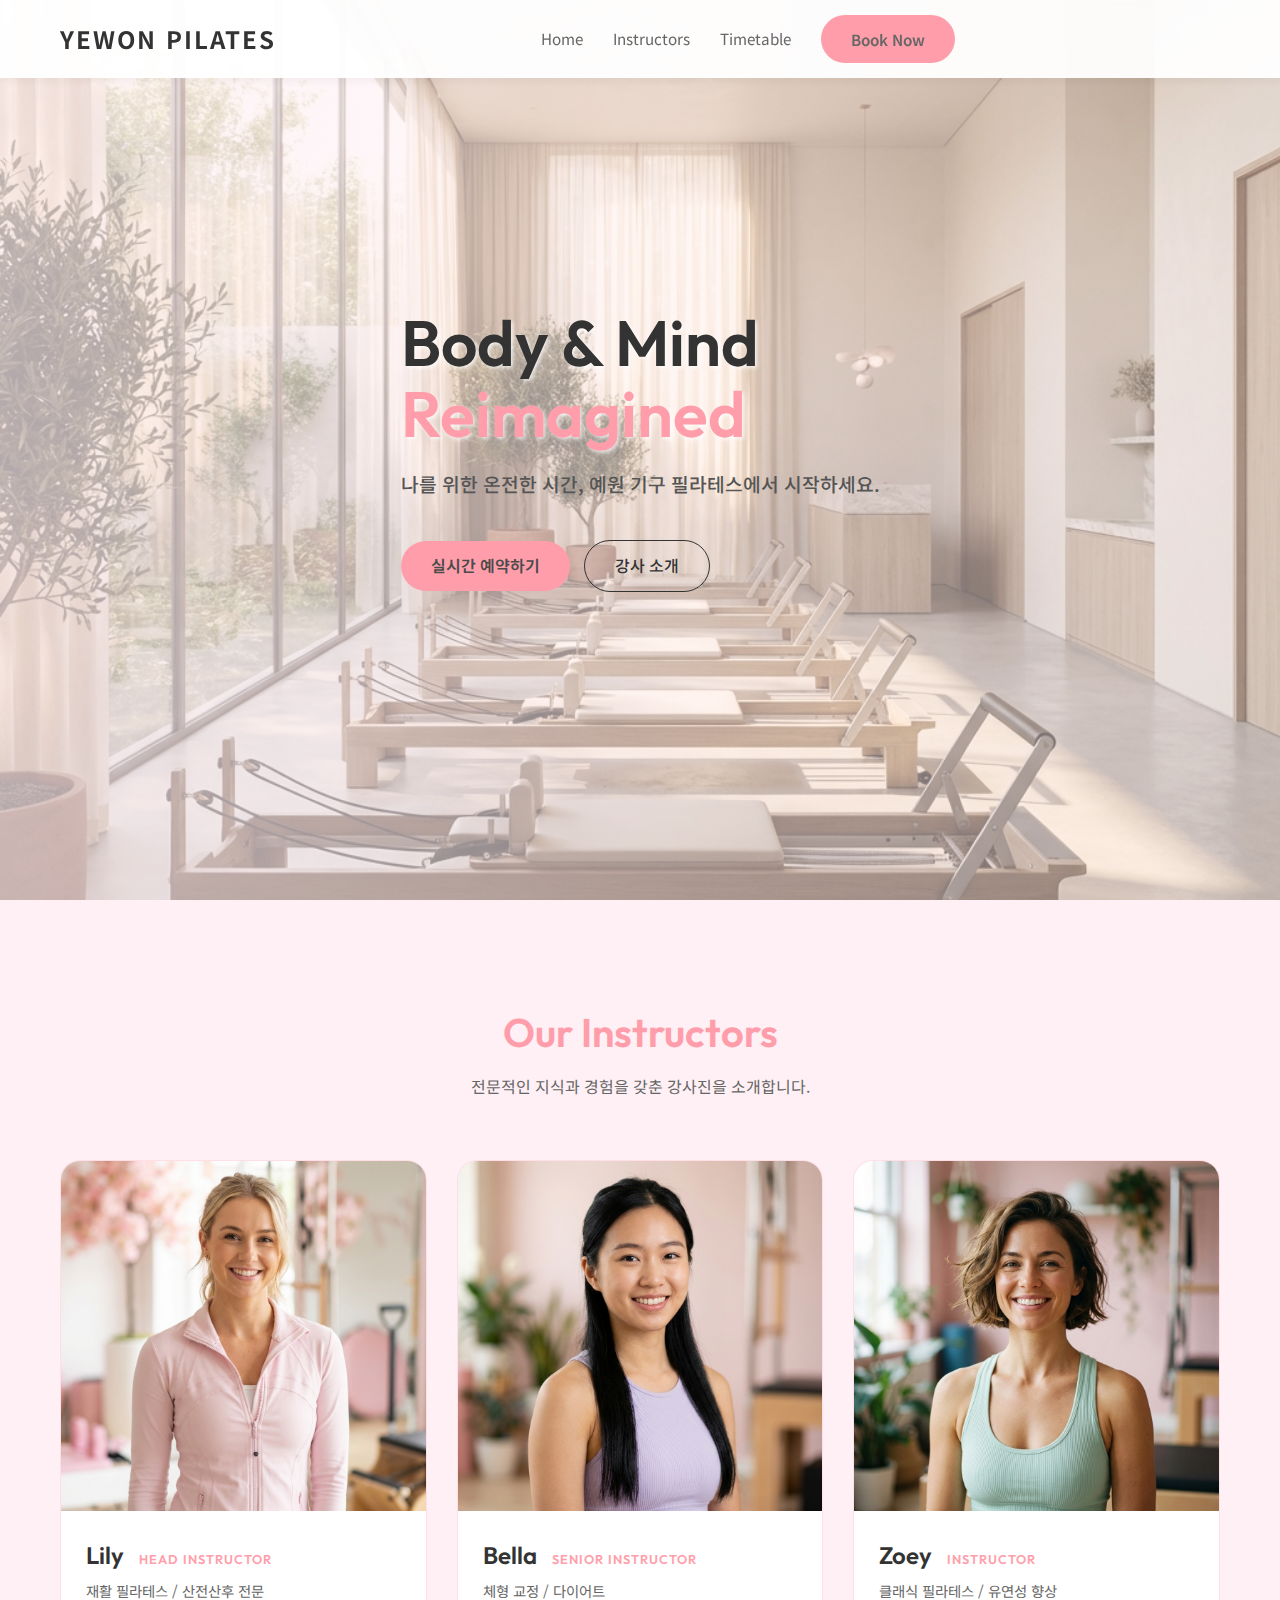
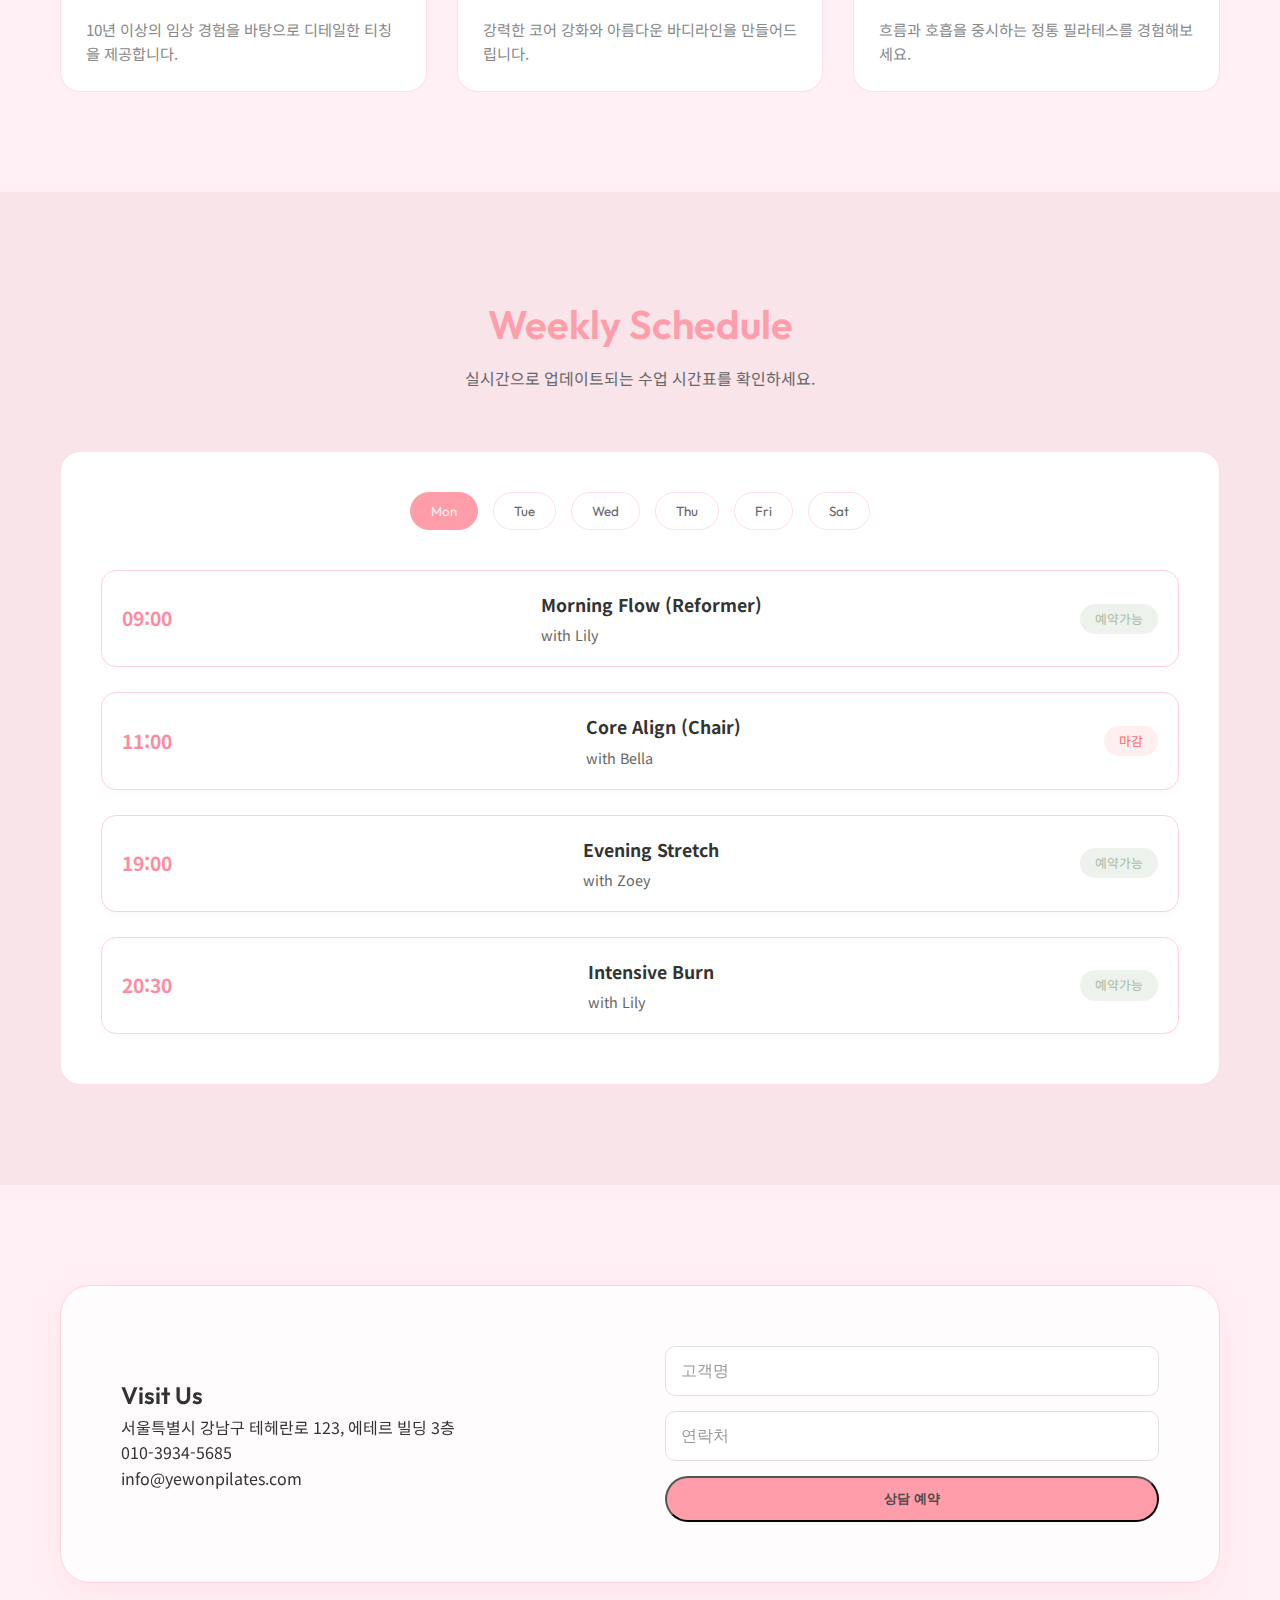
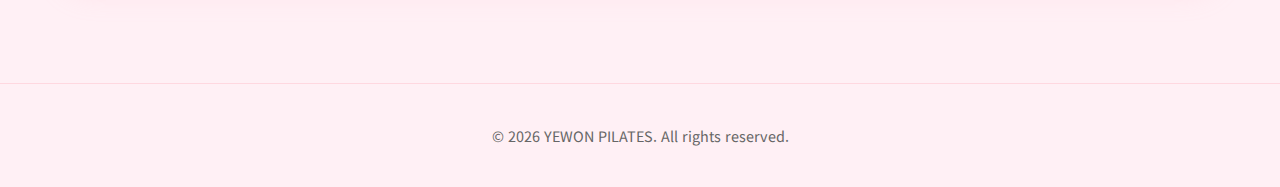
<file: index.html>
<!DOCTYPE html>
<html lang="ko">

<head>
    <meta charset="UTF-8">
    <meta name="viewport" content="width=device-width, initial-scale=1.0">
    <title>YEWON PILATES | Balance & Flow</title>
    <meta name="description" content="프리미엄 기구 필라테스, 실시간 시간표 및 전문 강사 프로필 확인.">

    <!-- Fonts -->
    <link rel="preconnect" href="https://fonts.googleapis.com">
    <link rel="preconnect" href="https://fonts.gstatic.com" crossorigin>
    <link
        href="https://fonts.googleapis.com/css2?family=Outfit:wght@300;400;500;600&family=Noto+Sans+KR:wght@300;400;500;700&display=swap"
        rel="stylesheet">

    <!-- CSS -->
    <link rel="stylesheet" href="style.css">
</head>

<body>

    <!-- Navigation -->
    <nav class="navbar">
        <div class="container nav-container">
            <a href="#" class="logo">YEWON PILATES</a>
            <ul class="nav-links">
                <li><a href="#home">Home</a></li>
                <li><a href="#instructors">Instructors</a></li>
                <li><a href="#timetable">Timetable</a></li>
                <li><a href="#contact" class="btn-primary">Book Now</a></li>
            </ul>
            <div class="hamburger">
                <span></span>
                <span></span>
                <span></span>
            </div>
        </div>
    </nav>

    <!-- Hero Section -->
    <header id="home" class="hero">
        <div class="hero-bg">
            <img src="assets/images/hero.png" alt="Pilates Studio Interior">
        </div>
        <div class="hero-overlay"></div>
        <div class="container hero-content">
            <h1>Body & Mind <br> <span class="highlight">Reimagined</span></h1>
            <p>나를 위한 온전한 시간, 예원 기구 필라테스에서 시작하세요.</p>
            <div class="hero-btns">
                <a href="#timetable" class="btn-primary">실시간 예약하기</a>
                <a href="#instructors" class="btn-outline">강사 소개</a>
            </div>
        </div>
    </header>

    <!-- Instructors Section -->
    <section id="instructors" class="section">
        <div class="container">
            <div class="section-header">
                <h2>Our Instructors</h2>
                <p>전문적인 지식과 경험을 갖춘 강사진을 소개합니다.</p>
            </div>

            <div class="instructor-grid">
                <!-- Instructor Cards (Dynamic or Static) -->
                <div class="instructor-card" data-aos="fade-up">
                    <div class="card-image">
                        <img src="assets/images/instructor_lily.png" alt="Lily" class="img-placeholder"
                            style="object-fit: cover;">
                    </div>
                    <div class="card-content">
                        <h3>Lily <span class="role">Head Instructor</span></h3>
                        <p class="specialty">재활 필라테스 / 산전산후 전문</p>
                        <p class="desc">10년 이상의 임상 경험을 바탕으로 디테일한 티칭을 제공합니다.</p>
                    </div>
                </div>

                <div class="instructor-card" data-aos="fade-up" data-aos-delay="100">
                    <div class="card-image">
                        <img src="assets/images/instructor_bella.png" alt="Bella" class="img-placeholder"
                            style="object-fit: cover;">
                    </div>
                    <div class="card-content">
                        <h3>Bella <span class="role">Senior Instructor</span></h3>
                        <p class="specialty">체형 교정 / 다이어트</p>
                        <p class="desc">강력한 코어 강화와 아름다운 바디라인을 만들어드립니다.</p>
                    </div>
                </div>

                <div class="instructor-card" data-aos="fade-up" data-aos-delay="200">
                    <div class="card-image">
                        <img src="assets/images/instructor_zoey.png" alt="Zoey" class="img-placeholder"
                            style="object-fit: cover;">
                    </div>
                    <div class="card-content">
                        <h3>Zoey <span class="role">Instructor</span></h3>
                        <p class="specialty">클래식 필라테스 / 유연성 향상</p>
                        <p class="desc">흐름과 호흡을 중시하는 정통 필라테스를 경험해보세요.</p>
                    </div>
                </div>
            </div>
        </div>
    </section>

    <!-- Timetable Section -->
    <section id="timetable" class="section dark-section">
        <div class="container">
            <div class="section-header">
                <h2>Weekly Schedule</h2>
                <p>실시간으로 업데이트되는 수업 시간표를 확인하세요.</p>
            </div>

            <div class="timetable-wrapper">
                <div class="timetable-controls">
                    <button class="day-btn active" data-day="Mon">Mon</button>
                    <button class="day-btn" data-day="Tue">Tue</button>
                    <button class="day-btn" data-day="Wed">Wed</button>
                    <button class="day-btn" data-day="Thu">Thu</button>
                    <button class="day-btn" data-day="Fri">Fri</button>
                    <button class="day-btn" data-day="Sat">Sat</button>
                </div>

                <div id="schedule-display" class="schedule-grid">
                    <!-- JS will inject schedule here -->
                </div>
            </div>
        </div>
    </section>

    <!-- Contact Section -->
    <section id="contact" class="section">
        <div class="container">
            <div class="contact-box glass-panel">
                <div class="contact-info">
                    <h2>Visit Us</h2>
                    <p>서울특별시 강남구 테헤란로 123, 에테르 빌딩 3층</p>
                    <p>010-3934-5685</p>
                    <p>info@yewonpilates.com</p>
                </div>
                <div class="contact-form-wrapper">
                    <form class="contact-form">
                        <input type="text" placeholder="고객명" required>
                        <input type="tel" placeholder="연락처" required>
                        <button type="submit" class="btn-primary full-width">상담 예약</button>
                    </form>
                </div>
            </div>
        </div>
    </section>

    <footer>
        <div class="container">
            <p>&copy; 2026 YEWON PILATES. All rights reserved.</p>
        </div>
    </footer>

    <!-- Reservation Modal -->
    <div id="reservation-modal" class="modal">
        <div class="modal-content glass-panel">
            <span class="close-btn">&times;</span>
            <h2>상담 예약</h2>
            <p>빠른 상담을 위해 연락처를 남겨주세요.</p>
            <form id="modal-form" class="contact-form">
                <input type="text" placeholder="고객명" required>
                <input type="tel" placeholder="연락처" required>
                <input type="hidden" id="modal-class-name">
                <button type="submit" class="btn-primary full-width">예약 신청</button>
            </form>
        </div>
    </div>

    <script src="script.js"></script>
</body>

</html>
</file>
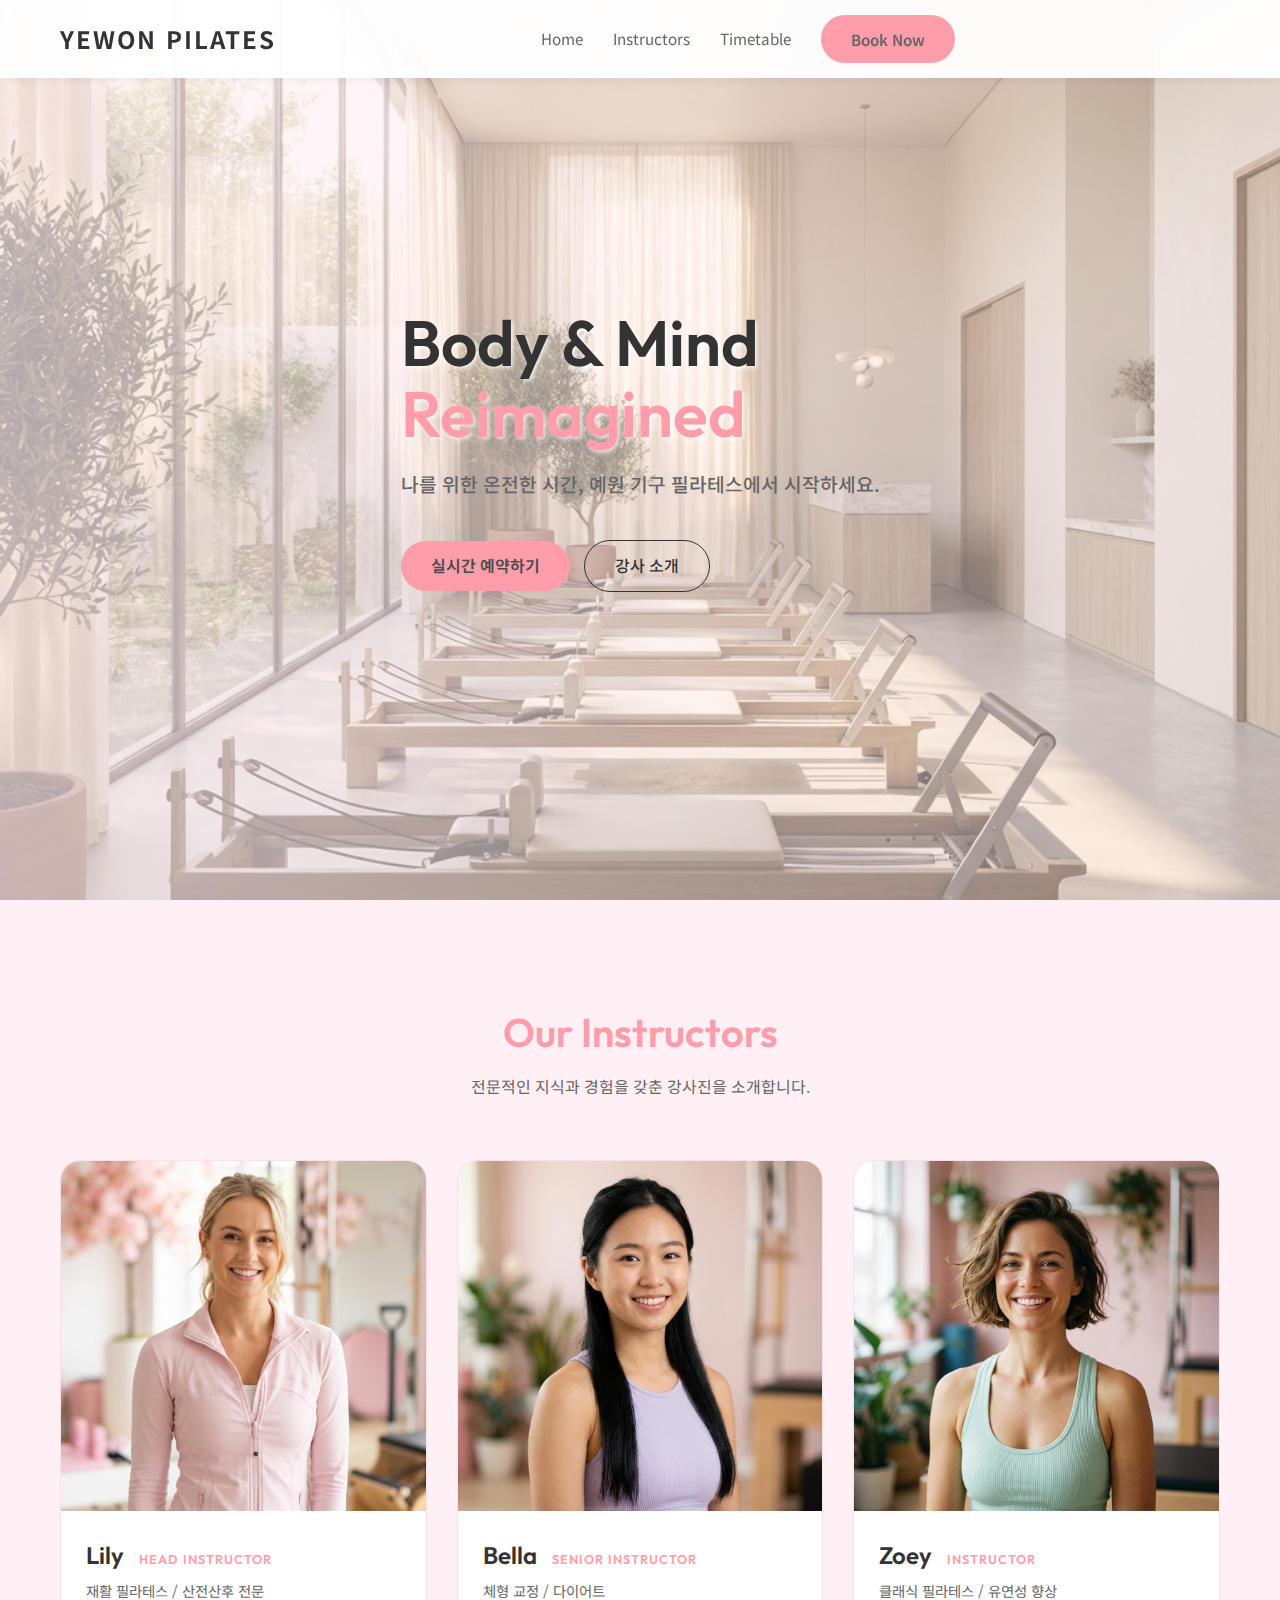
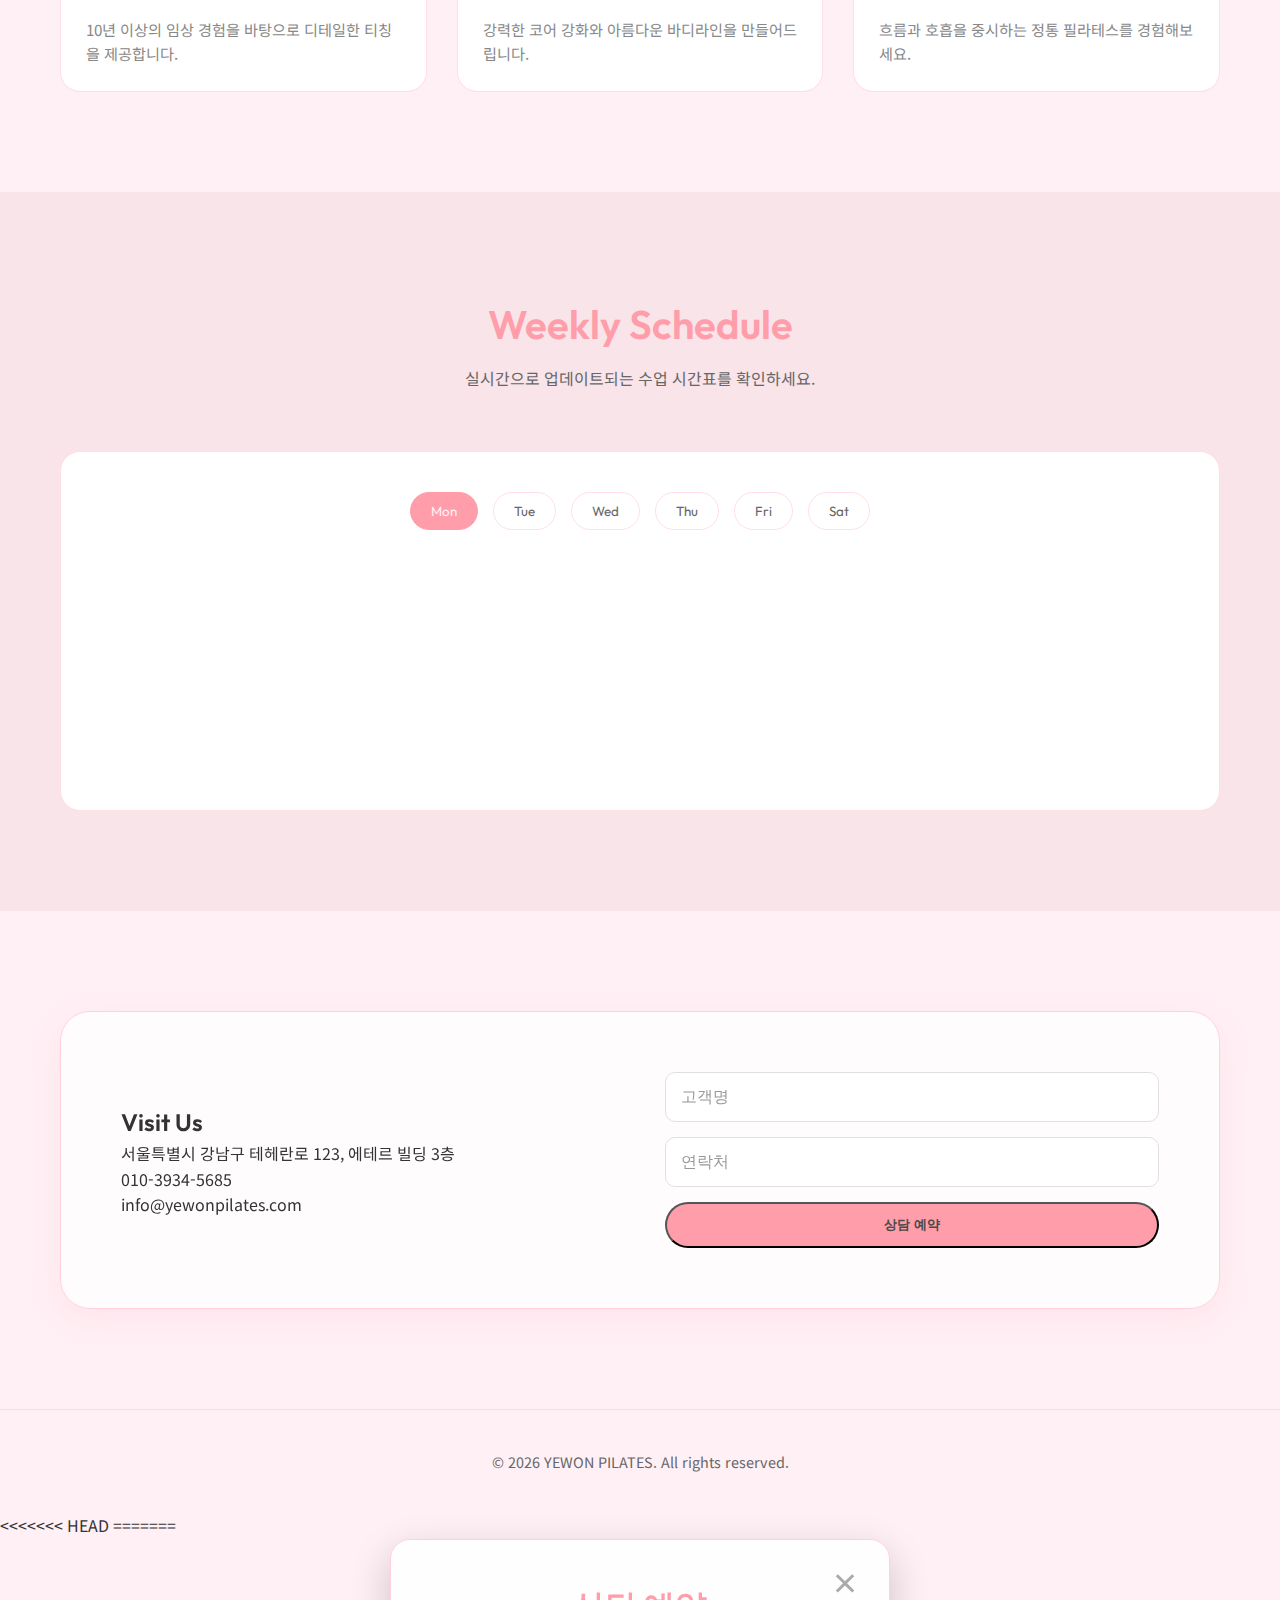
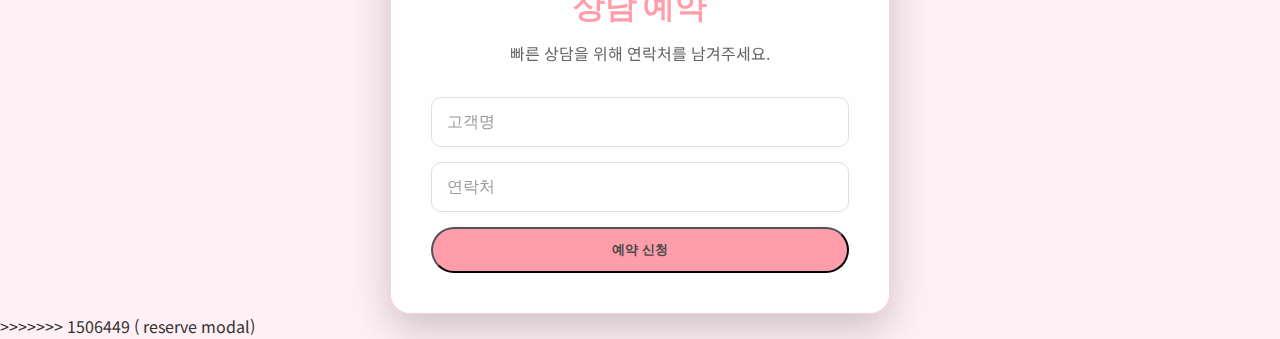
<file: pilates/index.html>
<!DOCTYPE html>
<html lang="ko">

<head>
    <meta charset="UTF-8">
    <meta name="viewport" content="width=device-width, initial-scale=1.0">
    <title>YEWON PILATES | Balance & Flow</title>
    <meta name="description" content="프리미엄 기구 필라테스, 실시간 시간표 및 전문 강사 프로필 확인.">

    <!-- Fonts -->
    <link rel="preconnect" href="https://fonts.googleapis.com">
    <link rel="preconnect" href="https://fonts.gstatic.com" crossorigin>
    <link
        href="https://fonts.googleapis.com/css2?family=Outfit:wght@300;400;500;600&family=Noto+Sans+KR:wght@300;400;500;700&display=swap"
        rel="stylesheet">

    <!-- CSS -->
    <link rel="stylesheet" href="style.css">
</head>

<body>

    <!-- Navigation -->
    <nav class="navbar">
        <div class="container nav-container">
            <a href="#" class="logo">YEWON PILATES</a>
            <ul class="nav-links">
                <li><a href="#home">Home</a></li>
                <li><a href="#instructors">Instructors</a></li>
                <li><a href="#timetable">Timetable</a></li>
                <li><a href="#contact" class="btn-primary">Book Now</a></li>
            </ul>
            <div class="hamburger">
                <span></span>
                <span></span>
                <span></span>
            </div>
        </div>
    </nav>

    <!-- Hero Section -->
    <header id="home" class="hero">
        <div class="hero-bg">
            <img src="assets/images/hero.png" alt="Pilates Studio Interior">
        </div>
        <div class="hero-overlay"></div>
        <div class="container hero-content">
            <h1>Body & Mind <br> <span class="highlight">Reimagined</span></h1>
            <p>나를 위한 온전한 시간, 예원 기구 필라테스에서 시작하세요.</p>
            <div class="hero-btns">
                <a href="#timetable" class="btn-primary">실시간 예약하기</a>
                <a href="#instructors" class="btn-outline">강사 소개</a>
            </div>
        </div>
    </header>

    <!-- Instructors Section -->
    <section id="instructors" class="section">
        <div class="container">
            <div class="section-header">
                <h2>Our Instructors</h2>
                <p>전문적인 지식과 경험을 갖춘 강사진을 소개합니다.</p>
            </div>

            <div class="instructor-grid">
                <!-- Instructor Cards (Dynamic or Static) -->
                <div class="instructor-card" data-aos="fade-up">
                    <div class="card-image">
                        <img src="assets/images/instructor_lily.png" alt="Lily" class="img-placeholder"
                            style="object-fit: cover;">
                    </div>
                    <div class="card-content">
                        <h3>Lily <span class="role">Head Instructor</span></h3>
                        <p class="specialty">재활 필라테스 / 산전산후 전문</p>
                        <p class="desc">10년 이상의 임상 경험을 바탕으로 디테일한 티칭을 제공합니다.</p>
                    </div>
                </div>

                <div class="instructor-card" data-aos="fade-up" data-aos-delay="100">
                    <div class="card-image">
                        <img src="assets/images/instructor_bella.png" alt="Bella" class="img-placeholder"
                            style="object-fit: cover;">
                    </div>
                    <div class="card-content">
                        <h3>Bella <span class="role">Senior Instructor</span></h3>
                        <p class="specialty">체형 교정 / 다이어트</p>
                        <p class="desc">강력한 코어 강화와 아름다운 바디라인을 만들어드립니다.</p>
                    </div>
                </div>

                <div class="instructor-card" data-aos="fade-up" data-aos-delay="200">
                    <div class="card-image">
                        <img src="assets/images/instructor_zoey.png" alt="Zoey" class="img-placeholder"
                            style="object-fit: cover;">
                    </div>
                    <div class="card-content">
                        <h3>Zoey <span class="role">Instructor</span></h3>
                        <p class="specialty">클래식 필라테스 / 유연성 향상</p>
                        <p class="desc">흐름과 호흡을 중시하는 정통 필라테스를 경험해보세요.</p>
                    </div>
                </div>
            </div>
        </div>
    </section>

    <!-- Timetable Section -->
    <section id="timetable" class="section dark-section">
        <div class="container">
            <div class="section-header">
                <h2>Weekly Schedule</h2>
                <p>실시간으로 업데이트되는 수업 시간표를 확인하세요.</p>
            </div>

            <div class="timetable-wrapper">
                <div class="timetable-controls">
                    <button class="day-btn active" data-day="Mon">Mon</button>
                    <button class="day-btn" data-day="Tue">Tue</button>
                    <button class="day-btn" data-day="Wed">Wed</button>
                    <button class="day-btn" data-day="Thu">Thu</button>
                    <button class="day-btn" data-day="Fri">Fri</button>
                    <button class="day-btn" data-day="Sat">Sat</button>
                </div>

                <div id="schedule-display" class="schedule-grid">
                    <!-- JS will inject schedule here -->
                </div>
            </div>
        </div>
    </section>

    <!-- Contact Section -->
    <section id="contact" class="section">
        <div class="container">
            <div class="contact-box glass-panel">
                <div class="contact-info">
                    <h2>Visit Us</h2>
                    <p>서울특별시 강남구 테헤란로 123, 에테르 빌딩 3층</p>
                    <p>010-3934-5685</p>
                    <p>info@yewonpilates.com</p>
                </div>
                <div class="contact-form-wrapper">
                    <form class="contact-form">
                        <input type="text" placeholder="고객명" required>
                        <input type="tel" placeholder="연락처" required>
                        <button type="submit" class="btn-primary full-width">상담 예약</button>
                    </form>
                </div>
            </div>
        </div>
    </section>

    <footer>
        <div class="container">
            <p>&copy; 2026 YEWON PILATES. All rights reserved.</p>
        </div>
    </footer>

<<<<<<< HEAD
=======
    <!-- Reservation Modal -->
    <div id="reservation-modal" class="modal">
        <div class="modal-content glass-panel">
            <span class="close-btn">&times;</span>
            <h2>상담 예약</h2>
            <p>빠른 상담을 위해 연락처를 남겨주세요.</p>
            <form id="modal-form" class="contact-form">
                <input type="text" placeholder="고객명" required>
                <input type="tel" placeholder="연락처" required>
                <input type="hidden" id="modal-class-name">
                <button type="submit" class="btn-primary full-width">예약 신청</button>
            </form>
        </div>
    </div>

>>>>>>> 1506449 ( reserve modal)
    <script src="script.js"></script>
</body>

</html>
</file>
<file: style.css>
/* CSS Variables */
:root {
    --bg-dark: #FFF0F5;
    /* Lavender Blush - Light Pink Background */
    --bg-card: #FFFFFF;
    --primary: #FF9EAA;
    /* Soft Pink */
    --secondary: #E6E6FA;
    /* Lavender */
    --accent: #FFFACD;
    /* Lemon Chiffon */
    --text-main: #333333;
    /* Darker Grey for better contrast */
    --text-muted: #666666;
    --glass-bg: rgba(255, 255, 255, 0.6);
    --glass-border: rgba(255, 192, 203, 0.5);
    --font-heading: 'Outfit', sans-serif;
    --font-body: 'Noto Sans KR', sans-serif;
    --transition: 0.3s cubic-bezier(0.4, 0, 0.2, 1);
}

/* Reset & Base */
* {
    margin: 0;
    padding: 0;
    box-sizing: border-box;
}

body {
    font-family: var(--font-body);
    background-color: var(--bg-dark);
    color: var(--text-main);
    line-height: 1.6;
    overflow-x: hidden;
}

a {
    text-decoration: none;
    color: inherit;
    transition: var(--transition);
}

ul {
    list-style: none;
}

/* Typography */
h1,
h2,
h3 {
    font-family: var(--font-heading);
    font-weight: 600;
}

.highlight {
    color: var(--primary);
}

/* Utilities */
.container {
    max-width: 1200px;
    margin: 0 auto;
    padding: 0 20px;
}

.btn-primary {
    background-color: var(--primary);
    color: #4A4A4A;
    /* Dark Grey text on Pink button */
    padding: 12px 30px;
    border-radius: 50px;
    font-weight: 600;
    display: inline-block;
    transition: all 0.3s ease;
}

.btn-primary:hover {
    background-color: #FFB6C1;
    /* Lighter Pink hover */
    transform: translateY(-2px);
    box-shadow: 0 5px 15px rgba(255, 158, 170, 0.4);
}

.btn-outline {
    border: 1px solid var(--text-main);
    color: var(--text-main);
    padding: 12px 30px;
    border-radius: 50px;
    font-weight: 500;
    display: inline-block;
    margin-left: 10px;
}

.btn-outline:hover {
    background-color: var(--text-main);
    color: var(--bg-dark);
    transform: translateY(-2px);
}

/* Navigation */
.navbar {
    position: fixed;
    top: 0;
    width: 100%;
    z-index: 1000;
    background: rgba(255, 255, 255, 0.95);
    /* Solid white/pink for high contrast */
    padding: 15px 0;
    transition: all 0.3s ease;
    box-shadow: 0 2px 10px rgba(0, 0, 0, 0.05);
}

.navbar.scrolled {
    background: rgba(255, 255, 255, 0.98);
    box-shadow: 0 5px 20px rgba(0, 0, 0, 0.1);
    padding: 10px 0;
}

.nav-container {
    display: flex;
    justify-content: space-between;
    align-items: center;
}

.logo {
    font-size: 1.5rem;
    font-weight: 700;
    letter-spacing: 2px;
}

.nav-links {
    display: flex;
    gap: 30px;
    align-items: center;
}

.nav-links a {
    font-size: 0.95rem;
    color: var(--text-muted);
}

.nav-links a:hover,
.nav-links a.active {
    color: var(--primary);
}

/* Hero Section */
.hero {
    position: relative;
    height: 100vh;
    display: flex;
    align-items: center;
    overflow: hidden;
}

.hero-bg img {
    position: absolute;
    top: 0;
    left: 0;
    width: 100%;
    height: 100%;
    object-fit: cover;
    z-index: -2;
}

.hero-overlay {
    position: absolute;
    top: 0;
    left: 0;
    width: 100%;
    height: 100%;
    background: linear-gradient(to right, rgba(255, 240, 245, 0.7), rgba(255, 240, 245, 0.4));
    z-index: -1;
}

/* Ensure Hero Text is Legible */
.hero-content h1 {
    color: #333;
    text-shadow: 2px 2px 4px rgba(255, 255, 255, 0.8);
    /* White halo for readability */
    font-size: 4rem;
    line-height: 1.1;
    margin-bottom: 20px;
}

.hero-content p {
    color: #555;
    font-weight: 500;
    font-size: 1.2rem;
    margin-bottom: 40px;
}

.hero-content {
    max-width: 600px;
}

/* Sections */
.section {
    padding: 100px 0;
}

.section-header {
    text-align: center;
    margin-bottom: 60px;
}

.section-header h2 {
    font-size: 2.5rem;
    margin-bottom: 10px;
    color: var(--primary);
}

.section-header p {
    color: var(--text-muted);
}

/* Instructor Cards */
.instructor-grid {
    display: grid;
    grid-template-columns: repeat(auto-fit, minmax(300px, 1fr));
    gap: 30px;
}

.instructor-card {
    background: var(--bg-card);
    border-radius: 20px;
    overflow: hidden;
    transition: var(--transition);
    border: 1px solid var(--glass-border);
}

.instructor-card:hover {
    transform: translateY(-10px);
    box-shadow: 0 20px 40px rgba(0, 0, 0, 0.4);
    border-color: var(--primary);
}

.card-image {
    height: 350px;
    width: 100%;
    background-color: #333;
}

.img-placeholder {
    width: 100%;
    height: 100%;
}

.card-content {
    padding: 25px;
}

.card-content h3 {
    font-size: 1.5rem;
    margin-bottom: 5px;
}

.role {
    font-size: 0.8rem;
    color: var(--primary);
    text-transform: uppercase;
    letter-spacing: 1px;
    margin-left: 10px;
}

.specialty {
    color: var(--text-muted);
    font-size: 0.9rem;
    margin-bottom: 15px;
}

.desc {
    font-size: 0.95rem;
    color: #888;
}

/* Timetable */
.dark-section {
    background-color: #F8E4E9;
    /* Soft Pinkish dark section */
}

.timetable-wrapper {
    background: var(--bg-card);
    border-radius: 20px;
    padding: 40px;
    border: 1px solid var(--glass-border);
}

.timetable-controls {
    display: flex;
    justify-content: center;
    gap: 15px;
    margin-bottom: 40px;
    flex-wrap: wrap;
}

.day-btn {
    background: transparent;
    border: 1px solid var(--glass-border);
    color: var(--text-muted);
    padding: 10px 20px;
    border-radius: 30px;
    cursor: pointer;
    transition: var(--transition);
    font-family: var(--font-heading);
}

.day-btn.active,
.day-btn:hover {
    background: var(--primary);
    color: var(--bg-dark);
    border-color: var(--primary);
}

.schedule-grid {
    display: flex;
    flex-direction: column;
    gap: 15px;
    opacity: 1;
    transition: opacity 0.3s ease-in-out;
    min-height: 200px;
    /* Prevent layout collapse */
}

.class-item {
    display: flex;
    justify-content: space-between;
    align-items: center;
    padding: 20px;
    background: #FFFFFF;
    border-radius: 15px;
    transition: var(--transition);
    border: 1px solid #FFD1DC;
    /* Distinct Pink Border */
    box-shadow: 0 4px 6px rgba(0, 0, 0, 0.02);
    /* Subtle Shadow */
    margin-bottom: 10px;
}

.class-item:hover {
    transform: translateY(-2px);
    box-shadow: 0 8px 15px rgba(255, 158, 170, 0.15);
    border-color: var(--primary);
    background: #FFFBFD;
}

.class-time {
    font-weight: 700;
    font-size: 1.2rem;
    width: 100px;
    color: #FF8BA0;
    /* Deep Pink for time */
}

.class-info h4 {
    font-size: 1.1rem;
    margin-bottom: 4px;
}

.class-info p {
    font-size: 0.9rem;
    color: var(--text-muted);
}

.class-status {
    padding: 5px 15px;
    border-radius: 20px;
    font-size: 0.8rem;
    background: rgba(255, 255, 255, 0.1);
}

.status-open {
    background: rgba(168, 188, 161, 0.2);
    color: #A8BCA1;
    cursor: pointer;
    transition: all 0.2s;
}

.status-open:hover {
    transform: scale(1.05);
    background: #A8BCA1;
    /* Slightly darker green */
    color: white;
}

.status-full {
    background: rgba(255, 100, 100, 0.1);
    color: #ff6b6b;
}

/* Contact */
.contact-box {
    display: grid;
    grid-template-columns: 1fr 1fr;
    gap: 50px;
    background: var(--bg-card);
    padding: 60px;
    border-radius: 30px;
    align-items: center;
}

.glass-panel {
    background: rgba(255, 255, 255, 0.8);
    backdrop-filter: blur(15px);
    border: 1px solid #FFD1DC;
    box-shadow: 0 10px 30px rgba(255, 182, 193, 0.2);
}

.contact-form input {
    width: 100%;
    padding: 15px;
    margin-bottom: 15px;
    background: #FFFFFF;
    border: 1px solid #E0E0E0;
    border-radius: 10px;
    color: #333333;
    /* Dark text */
    font-size: 1rem;
    transition: all 0.3s ease;
}

.contact-form input::placeholder {
    color: #999999;
    /* Clearly visible grey placeholder */
}

.contact-form input:focus {
    outline: none;
    border-color: var(--primary);
    background: #FFF0F5;
    /* Slight pink tint on focus */
    box-shadow: 0 0 0 3px rgba(255, 158, 170, 0.2);
}

.full-width {
    width: 100%;
}

/* Footer */
footer {
    padding: 40px 0;
    text-align: center;
    border-top: 1px solid var(--glass-border);
    color: var(--text-muted);
    font-size: 0.9rem;
}

/* Modal Styles */
.modal {
    display: none;
    /* Hidden by default */
    position: fixed;
    z-index: 2000;
    left: 0;
    top: 0;
    width: 100%;
    height: 100%;
    overflow: auto;
    background-color: rgba(0, 0, 0, 0.4);
    /* Black w/ opacity */
    backdrop-filter: blur(5px);
    align-items: center;
    justify-content: center;
    animation: fadeIn 0.3s;
}

@keyframes fadeIn {
    from {
        opacity: 0;
    }

    to {
        opacity: 1;
    }
}

.modal-content {
    background-color: #fefefe;
    margin: auto;
    padding: 40px;
    border: 1px solid #FFD1DC;
    width: 90%;
    max-width: 500px;
    border-radius: 20px;
    position: relative;
    box-shadow: 0 15px 40px rgba(0, 0, 0, 0.2);
    text-align: center;
}

.modal-content h2 {
    color: var(--primary);
    margin-bottom: 10px;
    font-size: 2rem;
}

.modal-content p {
    margin-bottom: 30px;
    color: var(--text-muted);
}

.close-btn {
    color: #aaa;
    position: absolute;
    top: 20px;
    right: 30px;
    font-size: 28px;
    font-weight: bold;
    cursor: pointer;
    transition: 0.3s;
}

.close-btn:hover,
.close-btn:focus {
    color: var(--primary);
    text-decoration: none;
    cursor: pointer;
}

/* Responsive */
@media (max-width: 768px) {
    .hero-content h1 {
        font-size: 3rem;
    }

    .contact-box {
        grid-template-columns: 1fr;
        padding: 40px;
    }

    .nav-links {
        display: none;
        /* Mobile menu to be implemented if needed */
    }
}
</file>
<file: pilates/style.css>
:root {
    --bg-dark: #FFF0F5;
    /* Lavender Blush - Light Pink Background */
    --bg-card: #FFFFFF;
    --primary: #FF9EAA;
    /* Soft Pink */
    --secondary: #E6E6FA;
    /* Lavender */
    --accent: #FFFACD;
    /* Lemon Chiffon */
    --text-main: #333333;
    /* Darker Grey for better contrast */
    --text-muted: #666666;
    --glass-bg: rgba(255, 255, 255, 0.6);
    --glass-border: rgba(255, 192, 203, 0.5);
    --font-heading: 'Outfit', sans-serif;
    --font-body: 'Noto Sans KR', sans-serif;
    --transition: 0.3s cubic-bezier(0.4, 0, 0.2, 1);
}

/* Reset & Base */
* {
    margin: 0;
    padding: 0;
    box-sizing: border-box;
}

body {
    font-family: var(--font-body);
    background-color: var(--bg-dark);
    color: var(--text-main);
    line-height: 1.6;
    overflow-x: hidden;
}

a {
    text-decoration: none;
    color: inherit;
    transition: var(--transition);
}

ul {
    list-style: none;
}

/* Typography */
h1,
h2,
h3 {
    font-family: var(--font-heading);
    font-weight: 600;
}

.highlight {
    color: var(--primary);
}

/* Utilities */
.container {
    max-width: 1200px;
    margin: 0 auto;
    padding: 0 20px;
}

.btn-primary {
    background-color: var(--primary);
    color: #4A4A4A;
    /* Dark Grey text on Pink button */
    padding: 12px 30px;
    border-radius: 50px;
    font-weight: 600;
    display: inline-block;
    transition: all 0.3s ease;
}

.btn-primary:hover {
    background-color: #FFB6C1;
    /* Lighter Pink hover */
    transform: translateY(-2px);
    box-shadow: 0 5px 15px rgba(255, 158, 170, 0.4);
}

.btn-outline {
    border: 1px solid var(--text-main);
    color: var(--text-main);
    padding: 12px 30px;
    border-radius: 50px;
    font-weight: 500;
    display: inline-block;
    margin-left: 10px;
}

.btn-outline:hover {
    background-color: var(--text-main);
    color: var(--bg-dark);
    transform: translateY(-2px);
}

/* Navigation */
.navbar {
    position: fixed;
    top: 0;
    width: 100%;
    z-index: 1000;
    background: rgba(255, 255, 255, 0.95);
    /* Solid white/pink for high contrast */
    padding: 15px 0;
    transition: all 0.3s ease;
    box-shadow: 0 2px 10px rgba(0, 0, 0, 0.05);
}

.navbar.scrolled {
    background: rgba(255, 255, 255, 0.98);
    box-shadow: 0 5px 20px rgba(0, 0, 0, 0.1);
    padding: 10px 0;
}

.nav-container {
    display: flex;
    justify-content: space-between;
    align-items: center;
}

.logo {
    font-size: 1.5rem;
    font-weight: 700;
    letter-spacing: 2px;
}

.nav-links {
    display: flex;
    gap: 30px;
    align-items: center;
}

.nav-links a {
    font-size: 0.95rem;
    color: var(--text-muted);
}

.nav-links a:hover,
.nav-links a.active {
    color: var(--primary);
}

/* Hero Section */
.hero {
    position: relative;
    height: 100vh;
    display: flex;
    align-items: center;
    overflow: hidden;
}

.hero-bg img {
    position: absolute;
    top: 0;
    left: 0;
    width: 100%;
    height: 100%;
    object-fit: cover;
    z-index: -2;
}

.hero-overlay {
    position: absolute;
    top: 0;
    left: 0;
    width: 100%;
    height: 100%;
    background: linear-gradient(to right, rgba(255, 240, 245, 0.7), rgba(255, 240, 245, 0.4));
    z-index: -1;
}

/* Ensure Hero Text is Legible */
.hero-content h1 {
    color: #333;
    text-shadow: 2px 2px 4px rgba(255, 255, 255, 0.8);
    /* White halo for readability */
}

.hero-content p {
    color: #555;
    font-weight: 500;
}

.hero-content {
    max-width: 600px;
}

.hero-content h1 {
    font-size: 4rem;
    line-height: 1.1;
    margin-bottom: 20px;
}

.hero-content p {
    font-size: 1.2rem;
    color: var(--text-muted);
    margin-bottom: 40px;
}

/* Sections */
.section {
    padding: 100px 0;
}

.section-header {
    text-align: center;
    margin-bottom: 60px;
}

.section-header h2 {
    font-size: 2.5rem;
    margin-bottom: 10px;
    color: var(--primary);
}

.section-header p {
    color: var(--text-muted);
}

/* Instructor Cards */
.instructor-grid {
    display: grid;
    grid-template-columns: repeat(auto-fit, minmax(300px, 1fr));
    gap: 30px;
}

.instructor-card {
    background: var(--bg-card);
    border-radius: 20px;
    overflow: hidden;
    transition: var(--transition);
    border: 1px solid var(--glass-border);
}

.instructor-card:hover {
    transform: translateY(-10px);
    box-shadow: 0 20px 40px rgba(0, 0, 0, 0.4);
    border-color: var(--primary);
}

.card-image {
    height: 350px;
    width: 100%;
    background-color: #333;
}

.img-placeholder {
    width: 100%;
    height: 100%;
}

.card-content {
    padding: 25px;
}

.card-content h3 {
    font-size: 1.5rem;
    margin-bottom: 5px;
}

.role {
    font-size: 0.8rem;
    color: var(--primary);
    text-transform: uppercase;
    letter-spacing: 1px;
    margin-left: 10px;
}

.specialty {
    color: var(--text-muted);
    font-size: 0.9rem;
    margin-bottom: 15px;
}

.desc {
    font-size: 0.95rem;
    color: #888;
}

/* Timetable */
.dark-section {
    background-color: #F8E4E9;
    /* Soft Pinkish dark section */
}

.timetable-wrapper {
    background: var(--bg-card);
    border-radius: 20px;
    padding: 40px;
    border: 1px solid var(--glass-border);
}

.timetable-controls {
    display: flex;
    justify-content: center;
    gap: 15px;
    margin-bottom: 40px;
    flex-wrap: wrap;
}

.day-btn {
    background: transparent;
    border: 1px solid var(--glass-border);
    color: var(--text-muted);
    padding: 10px 20px;
    border-radius: 30px;
    cursor: pointer;
    transition: var(--transition);
    font-family: var(--font-heading);
}

.day-btn.active,
.day-btn:hover {
    background: var(--primary);
    color: var(--bg-dark);
    border-color: var(--primary);
}

.schedule-grid {
    display: flex;
    flex-direction: column;
    gap: 15px;
<<<<<<< HEAD
=======
    opacity: 1;
    transition: opacity 0.3s ease-in-out;
    min-height: 200px;
    /* Prevent layout collapse */
>>>>>>> 1506449 ( reserve modal)
}

.class-item {
    display: flex;
    justify-content: space-between;
    align-items: center;
    padding: 20px;
    background: #FFFFFF;
    border-radius: 15px;
    transition: var(--transition);
    border: 1px solid #FFD1DC;
    /* Distinct Pink Border */
    box-shadow: 0 4px 6px rgba(0, 0, 0, 0.02);
    /* Subtle Shadow */
    margin-bottom: 10px;
}

.class-item:hover {
    transform: translateY(-2px);
    box-shadow: 0 8px 15px rgba(255, 158, 170, 0.15);
    border-color: var(--primary);
    background: #FFFBFD;
}

.class-time {
    font-weight: 700;
    font-size: 1.2rem;
    width: 100px;
    color: #FF8BA0;
    /* Deep Pink for time */
}

.class-info h4 {
    font-size: 1.1rem;
    margin-bottom: 4px;
}

.class-info p {
    font-size: 0.9rem;
    color: var(--text-muted);
}

.class-status {
    padding: 5px 15px;
    border-radius: 20px;
    font-size: 0.8rem;
    background: rgba(255, 255, 255, 0.1);
}

.status-open {
    background: rgba(168, 188, 161, 0.2);
    color: #A8BCA1;
}

.status-full {
    background: rgba(255, 100, 100, 0.1);
    color: #ff6b6b;
}

/* Contact */
.contact-box {
    display: grid;
    grid-template-columns: 1fr 1fr;
    gap: 50px;
    background: var(--bg-card);
    padding: 60px;
    border-radius: 30px;
    align-items: center;
}

.glass-panel {
    background: rgba(255, 255, 255, 0.8);
    backdrop-filter: blur(15px);
    border: 1px solid #FFD1DC;
    box-shadow: 0 10px 30px rgba(255, 182, 193, 0.2);
}

.contact-form input {
    width: 100%;
    padding: 15px;
    margin-bottom: 15px;
    background: #FFFFFF;
    border: 1px solid #E0E0E0;
    border-radius: 10px;
    color: #333333;
    /* Dark text */
    font-size: 1rem;
    transition: all 0.3s ease;
}

.contact-form input::placeholder {
    color: #999999;
    /* Clearly visible grey placeholder */
}

.contact-form input:focus {
    outline: none;
    border-color: var(--primary);
    background: #FFF0F5;
    /* Slight pink tint on focus */
    box-shadow: 0 0 0 3px rgba(255, 158, 170, 0.2);
}

.contact-form input:focus {
    outline: none;
    border-color: var(--primary);
}

.full-width {
    width: 100%;
}

/* Footer */
footer {
    padding: 40px 0;
    text-align: center;
    border-top: 1px solid var(--glass-border);
    color: var(--text-muted);
    font-size: 0.9rem;
}

/* Responsive */
@media (max-width: 768px) {
    .hero-content h1 {
        font-size: 3rem;
    }

    .contact-box {
        grid-template-columns: 1fr;
        padding: 40px;
    }

    .nav-links {
        display: none;
        /* Mobile menu to be implemented if needed */
    }
<<<<<<< HEAD
}
=======
}
/* Modal Styles */
.modal {
    display: none; /* Hidden by default */
    position: fixed;
    z-index: 2000;
    left: 0;
    top: 0;
    width: 100%;
    height: 100%;
    overflow: auto;
    background-color: rgba(0, 0, 0, 0.4); /* Black w/ opacity */
    backdrop-filter: blur(5px);
    align-items: center;
    justify-content: center;
    animation: fadeIn 0.3s;
}

@keyframes fadeIn {
    from {opacity: 0;}
    to {opacity: 1;}
}

.modal-content {
    background-color: #fefefe;
    margin: auto;
    padding: 40px;
    border: 1px solid #FFD1DC;
    width: 90%;
    max-width: 500px;
    border-radius: 20px;
    position: relative;
    box-shadow: 0 15px 40px rgba(0,0,0,0.2);
    text-align: center;
}

.modal-content h2 {
    color: var(--primary);
    margin-bottom: 10px;
    font-size: 2rem;
}

.modal-content p {
    margin-bottom: 30px;
    color: var(--text-muted);
}

.close-btn {
    color: #aaa;
    position: absolute;
    top: 20px;
    right: 30px;
    font-size: 28px;
    font-weight: bold;
    cursor: pointer;
    transition: 0.3s;
}

.close-btn:hover,
.close-btn:focus {
    color: var(--primary);
    text-decoration: none;
    cursor: pointer;
}

/* Make status-open clickable */
.status-open {
    cursor: pointer;
    transition: all 0.2s;
}

.status-open:hover {
    transform: scale(1.05);
    background: #A8BCA1; /* Slightly darker green */
    color: white;
}
>>>>>>> 1506449 ( reserve modal)
</file>
